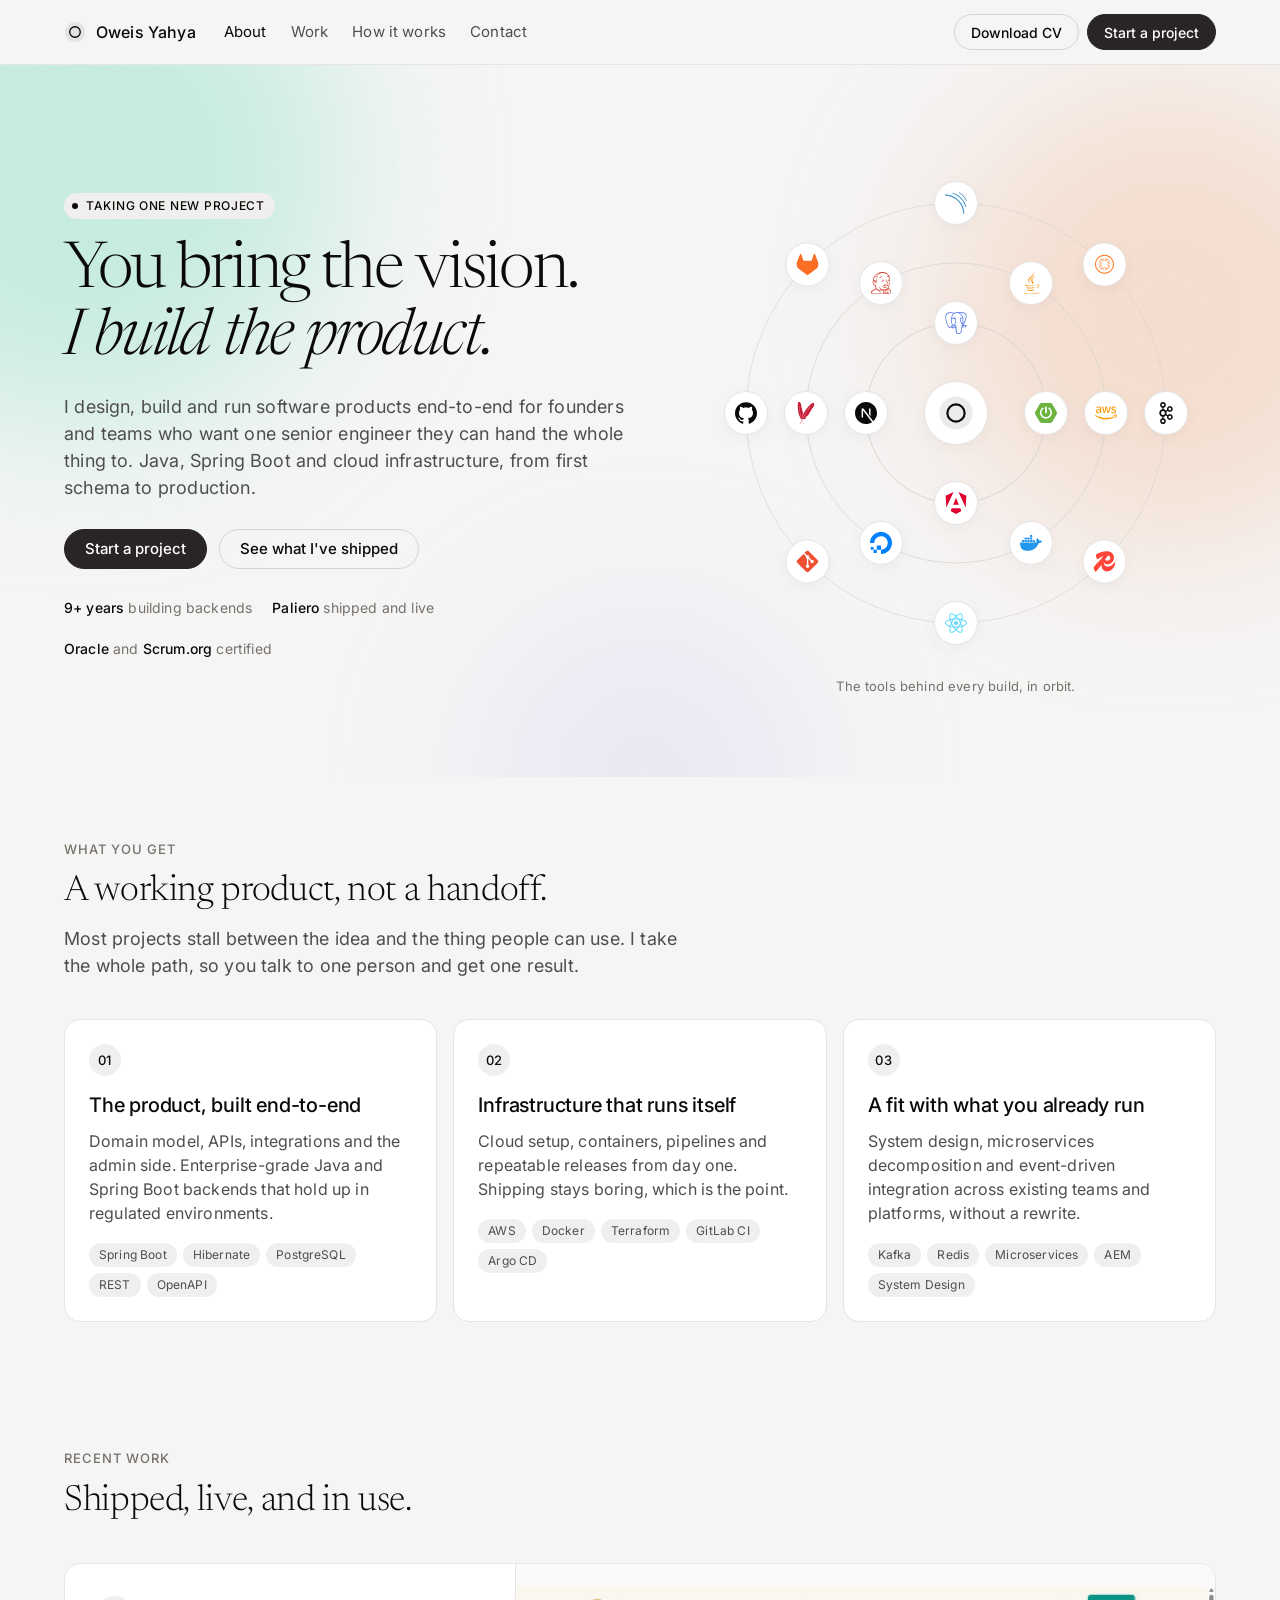
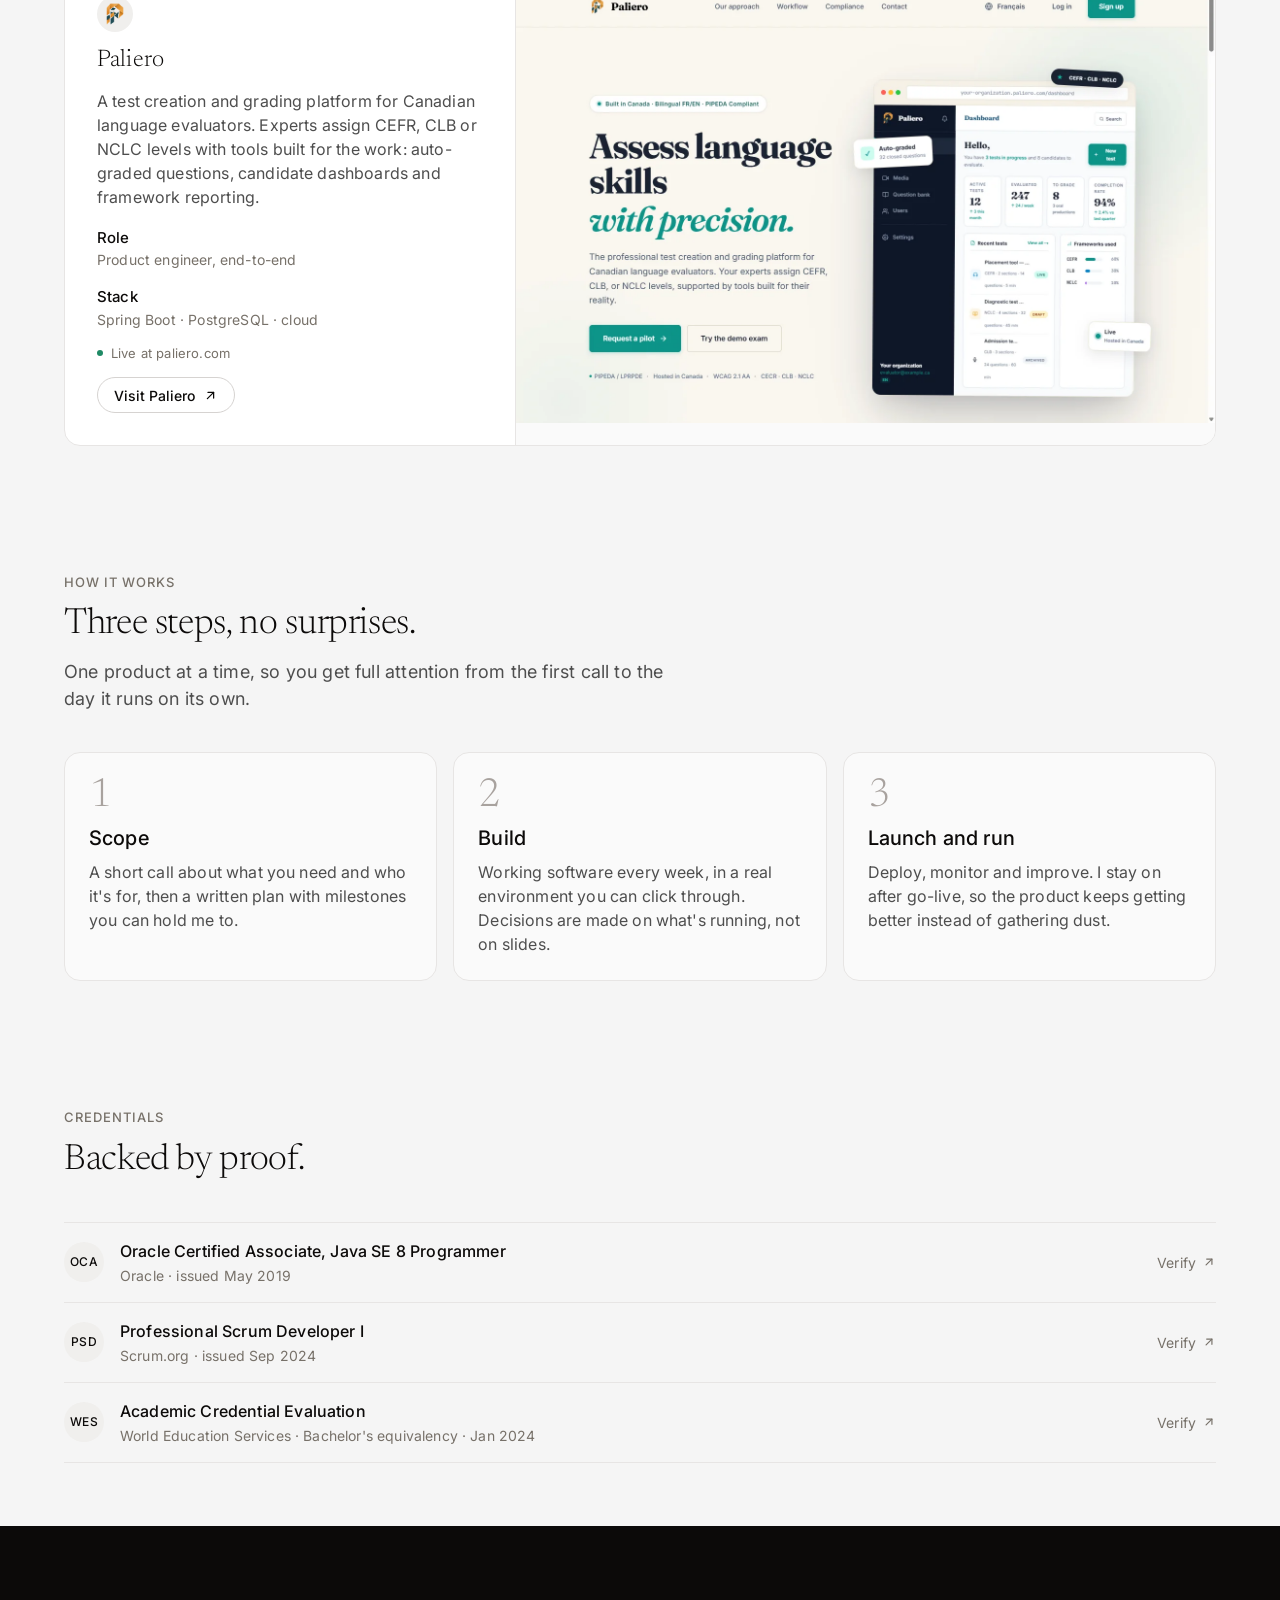
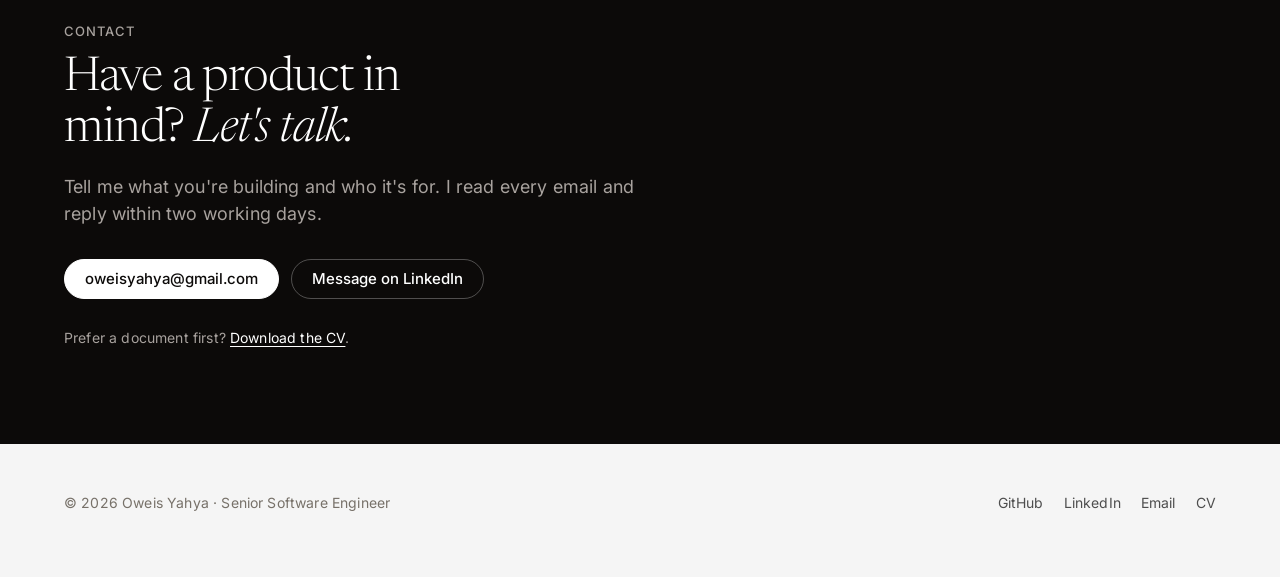
<file: index.html>
<!DOCTYPE html>
<html lang="en">
<head>
<meta charset="utf-8"/>
<meta name="robots" content="noindex,nofollow"/>
<meta content="width=device-width, initial-scale=1.0" name="viewport"/>
<meta name="description" content="Oweis Yahya — Senior Software Engineer. I design, build and run software products end-to-end for founders and teams: Java, Spring Boot, and cloud architecture."/>
<meta name="author" content="Oweis Yahya"/>
<meta name="referrer" content="strict-origin-when-cross-origin"/>
<link rel="canonical" href="https://oweis.me/"/>
<meta property="og:title" content="Oweis Yahya — Senior Software Engineer"/>
<meta property="og:description" content="You bring the vision. I build the product, end-to-end, and stay to run it."/>
<meta property="og:type" content="website"/>
<meta property="og:url" content="https://oweis.me/"/>
<meta property="og:site_name" content="Oweis Yahya"/>
<meta property="og:locale" content="en_US"/>
<meta property="og:image" content="https://oweis.me/assets/images/og-image.jpg"/>
<meta property="og:image:width" content="1200"/>
<meta property="og:image:height" content="630"/>
<meta property="og:image:type" content="image/jpeg"/>
<meta property="og:image:alt" content="Oweis Yahya — Senior Software Engineer portfolio"/>
<meta name="twitter:card" content="summary_large_image"/>
<meta name="twitter:title" content="Oweis Yahya — Senior Software Engineer"/>
<meta name="twitter:description" content="You bring the vision. I build the product, end-to-end, and stay to run it."/>
<meta name="twitter:image" content="https://oweis.me/assets/images/og-image.jpg"/>
<meta name="twitter:image:alt" content="Oweis Yahya — Senior Software Engineer portfolio"/>
<meta name="theme-color" content="#f5f5f5"/>
<link rel="icon" type="image/svg+xml" href="assets/logo/nested-o.svg?v=2"/>
<link rel="icon" type="image/png" sizes="192x192" href="assets/logo/icon-192.png"/>
<link rel="apple-touch-icon" sizes="180x180" href="assets/logo/apple-touch-icon.png"/>
<link rel="manifest" href="manifest.json"/>
<script type="application/ld+json">
{
  "@context": "https://schema.org",
  "@type": "Person",
  "name": "Oweis Yahya",
  "url": "https://oweis.me/",
  "image": "https://oweis.me/assets/images/og-image.jpg",
  "jobTitle": "Senior Software Engineer",
  "description": "Senior Software Engineer specializing in Java, Spring Boot, and cloud architecture. I architect and ship products end-to-end.",
  "knowsAbout": ["Java", "Spring Boot", "AWS", "Docker", "Kubernetes", "Microservices", "System Design", "CI/CD"],
  "sameAs": [
    "https://www.linkedin.com/in/oweisyahya/",
    "https://github.com/oweis"
  ]
}
</script>
<script type="application/ld+json">
{
  "@context": "https://schema.org",
  "@type": "WebSite",
  "name": "Oweis Yahya",
  "url": "https://oweis.me/",
  "image": "https://oweis.me/assets/images/og-image.jpg",
  "publisher": {
    "@type": "Person",
    "name": "Oweis Yahya",
    "logo": {
      "@type": "ImageObject",
      "url": "https://oweis.me/assets/logo/nested-o.svg"
    }
  }
}
</script>
<title>Oweis Yahya — Senior Software Engineer</title>
<link rel="preconnect" href="https://fonts.googleapis.com"/>
<link rel="preconnect" href="https://fonts.gstatic.com" crossorigin="anonymous"/>
<link href="https://fonts.googleapis.com/css2?family=Newsreader:ital,opsz,wght@0,6..72,300;0,6..72,400;1,6..72,300&amp;family=Inter:wght@400;500&amp;display=swap" rel="stylesheet"/>
<link href="assets/css/style.css" rel="stylesheet"/>
</head>
<body>
<a href="#main-content" class="skip">Skip to content</a>

<header class="nav">
  <div class="wrap nav__row">
    <a href="#top" class="brand" aria-label="Oweis Yahya — home">
      <svg class="brand__mark" viewBox="0 0 100 100" aria-hidden="true">
        <circle cx="50" cy="50" r="46" fill="currentColor" opacity=".08"/>
        <circle cx="50" cy="50" r="24" fill="none" stroke="currentColor" stroke-width="6"/>
      </svg>
      <span>Oweis Yahya</span>
    </a>
    <nav class="nav__links" aria-label="Primary">
      <a class="nav-link" href="#about">About</a>
      <a class="nav-link" href="#work">Work</a>
      <a class="nav-link" href="#process">How it works</a>
      <a class="nav-link" href="#contact">Contact</a>
    </nav>
    <div class="nav__actions">
      <a class="btn btn--outline btn--sm" href="assets/Oweis_Yahya_CV.pdf" download="Oweis_Yahya_CV.pdf">Download CV</a>
      <a class="btn btn--sm" href="#contact">Start a project</a>
      <button class="nav__menu" id="menu-toggle" type="button" aria-label="Open menu" aria-expanded="false" aria-controls="drawer">
        <svg id="menu-icon-open" viewBox="0 0 24 24" fill="none" stroke="currentColor" stroke-width="2" stroke-linecap="round" aria-hidden="true"><path d="M4 7h16M4 12h16M4 17h16"/></svg>
        <svg id="menu-icon-close" viewBox="0 0 24 24" fill="none" stroke="currentColor" stroke-width="2" stroke-linecap="round" aria-hidden="true" hidden><path d="M6 6l12 12M18 6L6 18"/></svg>
      </button>
    </div>
  </div>
  <div class="drawer" id="drawer" data-open="false">
    <nav class="wrap" aria-label="Mobile">
      <a href="#about">About</a>
      <a href="#work">Work</a>
      <a href="#process">How it works</a>
      <a href="#contact">Contact</a>
      <a href="assets/Oweis_Yahya_CV.pdf" download="Oweis_Yahya_CV.pdf">Download CV</a>
    </nav>
  </div>
</header>

<main id="main-content" tabindex="-1">

  <!-- Hero -->
  <section class="hero" id="about">
    <div class="hero__orbs" aria-hidden="true"><i class="o1"></i><i class="o2"></i><i class="o3"></i></div>
    <div class="wrap hero__grid">
      <div class="hero__text">
        <span class="hero__badge">Taking one new project</span>
        <h1 class="serif display-mega">You bring the vision. <em>I build the product.</em></h1>
        <p class="lede">I design, build and run software products end-to-end for founders and teams who want one senior engineer they can hand the whole thing to. Java, Spring Boot and cloud infrastructure, from first schema to production.</p>
        <div class="hero__actions">
          <a class="btn" href="#contact">Start a project</a>
          <a class="btn btn--outline" href="#work">See what I've shipped</a>
        </div>
        <div class="hero__proof">
          <span><b><span id="java-yrs">9</span>+ years</b> building backends</span>
          <span><b>Paliero</b> shipped and live</span>
          <span><b>Oracle</b> and <b>Scrum.org</b> certified</span>
        </div>
      </div>

      <figure class="hero__orbit" role="img" aria-label="Oweis Yahya's stack drawn as a solar system: Spring Boot, Angular, Next.js and PostgreSQL on the inner ring; AWS, Docker, DigitalOcean, Maven, Jenkins and Java on the middle ring; Kafka, Redis, React, Git, GitHub, GitLab, SonarQube and AEM on the outer ring.">
        <div class="orbit" id="orbit" aria-hidden="true">
          <svg class="orbit__rings" viewBox="0 0 520 520" aria-hidden="true">
            <circle cx="260" cy="260" r="90"  fill="none" stroke="currentColor" stroke-width="1" opacity=".9"/>
            <circle cx="260" cy="260" r="150" fill="none" stroke="currentColor" stroke-width="1" opacity=".75"/>
            <circle cx="260" cy="260" r="210" fill="none" stroke="currentColor" stroke-width="1" opacity=".6"/>
          </svg>
          <div class="orbit__sun">
            <svg viewBox="0 0 100 100" aria-hidden="true">
              <circle cx="50" cy="50" r="46" fill="currentColor" opacity=".08"/>
              <circle cx="50" cy="50" r="24" fill="none" stroke="currentColor" stroke-width="6"/>
            </svg>
          </div>
          <div class="orbit__host" id="orbit-host"></div>
        </div>
        <figcaption class="orbit__caption" aria-hidden="true">The tools behind every build, in orbit.</figcaption>
      </figure>
    </div>
  </section>

  <!-- What you get -->
  <section class="band band--tight" id="outcomes">
    <div class="wrap">
      <header class="band__head">
        <p class="eyebrow">What you get</p>
        <h2 class="serif display-lg">A working product, not a handoff.</h2>
        <p class="lede">Most projects stall between the idea and the thing people can use. I take the whole path, so you talk to one person and get one result.</p>
      </header>
      <div class="cards">
        <article class="card">
          <span class="card__icon" aria-hidden="true">01</span>
          <h3 class="title-md">The product, built end-to-end</h3>
          <p class="body-md">Domain model, APIs, integrations and the admin side. Enterprise-grade Java and Spring Boot backends that hold up in regulated environments.</p>
          <ul class="card__tools" aria-label="Tools"><li>Spring Boot</li><li>Hibernate</li><li>PostgreSQL</li><li>REST</li><li>OpenAPI</li></ul>
        </article>
        <article class="card">
          <span class="card__icon" aria-hidden="true">02</span>
          <h3 class="title-md">Infrastructure that runs itself</h3>
          <p class="body-md">Cloud setup, containers, pipelines and repeatable releases from day one. Shipping stays boring, which is the point.</p>
          <ul class="card__tools" aria-label="Tools"><li>AWS</li><li>Docker</li><li>Terraform</li><li>GitLab CI</li><li>Argo CD</li></ul>
        </article>
        <article class="card">
          <span class="card__icon" aria-hidden="true">03</span>
          <h3 class="title-md">A fit with what you already run</h3>
          <p class="body-md">System design, microservices decomposition and event-driven integration across existing teams and platforms, without a rewrite.</p>
          <ul class="card__tools" aria-label="Tools"><li>Kafka</li><li>Redis</li><li>Microservices</li><li>AEM</li><li>System Design</li></ul>
        </article>
      </div>
    </div>
  </section>

  <!-- Work -->
  <section class="band band--tight" id="work">
    <div class="wrap">
      <header class="band__head">
        <p class="eyebrow">Recent work</p>
        <h2 class="serif display-lg">Shipped, live, and in use.</h2>
      </header>
      <article class="work">
        <div class="work__body">
          <span class="work__logo"><img src="assets/images/paliero-logo.webp" alt="" width="24" height="24"/></span>
          <h3 class="serif display-sm">Paliero</h3>
          <p class="body-md">A test creation and grading platform for Canadian language evaluators. Experts assign CEFR, CLB or NCLC levels with tools built for the work: auto-graded questions, candidate dashboards and framework reporting.</p>
          <div class="work__facts">
            <span><b>Role</b>Product engineer, end-to-end</span>
            <span><b>Stack</b>Spring Boot · PostgreSQL · cloud</span>
          </div>
          <span class="work__live">Live at paliero.com</span>
          <div>
            <a class="btn btn--outline btn--sm" href="https://paliero.com" target="_blank" rel="noopener noreferrer">
              Visit Paliero
              <svg viewBox="0 0 24 24" fill="none" stroke="currentColor" stroke-width="2" stroke-linecap="round" stroke-linejoin="round" aria-hidden="true"><path d="M7 17 17 7"/><path d="M8 7h9v9"/></svg>
            </a>
          </div>
        </div>
        <a class="work__shot" href="https://paliero.com" target="_blank" rel="noopener noreferrer" tabindex="-1" aria-hidden="true">
          <img alt="" src="assets/images/paliero-screenshot.webp" loading="lazy" width="1440" height="900"/>
        </a>
      </article>
    </div>
  </section>

  <!-- How it works -->
  <section class="band band--tight" id="process">
    <div class="wrap">
      <header class="band__head">
        <p class="eyebrow">How it works</p>
        <h2 class="serif display-lg">Three steps, no surprises.</h2>
        <p class="lede">One product at a time, so you get full attention from the first call to the day it runs on its own.</p>
      </header>
      <ol class="steps">
        <li class="step">
          <span class="step__num serif" aria-hidden="true">1</span>
          <h3 class="title-md">Scope</h3>
          <p class="body-md">A short call about what you need and who it's for, then a written plan with milestones you can hold me to.</p>
        </li>
        <li class="step">
          <span class="step__num serif" aria-hidden="true">2</span>
          <h3 class="title-md">Build</h3>
          <p class="body-md">Working software every week, in a real environment you can click through. Decisions are made on what's running, not on slides.</p>
        </li>
        <li class="step">
          <span class="step__num serif" aria-hidden="true">3</span>
          <h3 class="title-md">Launch and run</h3>
          <p class="body-md">Deploy, monitor and improve. I stay on after go-live, so the product keeps getting better instead of gathering dust.</p>
        </li>
      </ol>
    </div>
  </section>

  <!-- Credentials -->
  <section class="band band--tight" id="credentials">
    <div class="wrap">
      <header class="band__head">
        <p class="eyebrow">Credentials</p>
        <h2 class="serif display-lg">Backed by proof.</h2>
      </header>
      <ul class="creds">
        <li>
          <a class="cred" href="https://www.credly.com/badges/42d89696-7fa7-4e7c-8723-32e058e02386" target="_blank" rel="noopener noreferrer">
            <span class="cred__icon" aria-hidden="true">OCA</span>
            <span><span class="cred__title">Oracle Certified Associate, Java SE 8 Programmer</span><span class="cred__meta">Oracle · issued May 2019</span></span>
            <span class="cred__verify">Verify <svg viewBox="0 0 24 24" fill="none" stroke="currentColor" stroke-width="2" stroke-linecap="round" stroke-linejoin="round" aria-hidden="true"><path d="M7 17 17 7"/><path d="M8 7h9v9"/></svg></span>
          </a>
        </li>
        <li>
          <a class="cred" href="https://www.credly.com/badges/cdc9ebbf-1b23-4b48-9339-f6e008cdb6f6" target="_blank" rel="noopener noreferrer">
            <span class="cred__icon" aria-hidden="true">PSD</span>
            <span><span class="cred__title">Professional Scrum Developer I</span><span class="cred__meta">Scrum.org · issued Sep 2024</span></span>
            <span class="cred__verify">Verify <svg viewBox="0 0 24 24" fill="none" stroke="currentColor" stroke-width="2" stroke-linecap="round" stroke-linejoin="round" aria-hidden="true"><path d="M7 17 17 7"/><path d="M8 7h9v9"/></svg></span>
          </a>
        </li>
        <li>
          <a class="cred" href="https://www.credly.com/badges/ced4ece6-59a4-46b6-9def-6f5f519db3c7" target="_blank" rel="noopener noreferrer">
            <span class="cred__icon" aria-hidden="true">WES</span>
            <span><span class="cred__title">Academic Credential Evaluation</span><span class="cred__meta">World Education Services · Bachelor's equivalency · Jan 2024</span></span>
            <span class="cred__verify">Verify <svg viewBox="0 0 24 24" fill="none" stroke="currentColor" stroke-width="2" stroke-linecap="round" stroke-linejoin="round" aria-hidden="true"><path d="M7 17 17 7"/><path d="M8 7h9v9"/></svg></span>
          </a>
        </li>
      </ul>
    </div>
  </section>

  <!-- Contact: the page's single dark band -->
  <section class="cta" id="contact">
    <div class="wrap">
      <p class="eyebrow">Contact</p>
      <h2 class="serif display-xl">Have a product in mind? <em>Let's talk.</em></h2>
      <p class="lede">Tell me what you're building and who it's for. I read every email and reply within two working days.</p>
      <div class="cta__actions">
        <a class="btn btn--light" href="mailto:oweisyahya@gmail.com">oweisyahya@gmail.com</a>
        <a class="btn btn--outline" href="https://www.linkedin.com/in/oweisyahya/" target="_blank" rel="noopener noreferrer">Message on LinkedIn</a>
      </div>
      <p class="cta__note">Prefer a document first? <a href="assets/Oweis_Yahya_CV.pdf" download="Oweis_Yahya_CV.pdf">Download the CV</a>.</p>
    </div>
  </section>

</main>

<footer class="footer">
  <div class="wrap footer__row">
    <span class="footer__copy">© <span id="copyright-year">2026</span> Oweis Yahya · Senior Software Engineer</span>
    <nav class="footer__links" aria-label="Footer">
      <a href="https://github.com/oweis" target="_blank" rel="noopener noreferrer">GitHub</a>
      <a href="https://www.linkedin.com/in/oweisyahya/" target="_blank" rel="noopener noreferrer">LinkedIn</a>
      <a href="mailto:oweisyahya@gmail.com">Email</a>
      <a href="assets/Oweis_Yahya_CV.pdf" download="Oweis_Yahya_CV.pdf">CV</a>
    </nav>
  </div>
</footer>

<script src="assets/js/stack-icons.js"></script>
<script>
(function(){
  // Mobile drawer
  var toggle = document.getElementById('menu-toggle');
  var drawer = document.getElementById('drawer');
  var iconOpen = document.getElementById('menu-icon-open');
  var iconClose = document.getElementById('menu-icon-close');
  function setOpen(open){
    drawer.setAttribute('data-open', String(open));
    iconOpen.hidden = open;
    iconClose.hidden = !open;
    toggle.setAttribute('aria-expanded', String(open));
    toggle.setAttribute('aria-label', open ? 'Close menu' : 'Open menu');
  }
  toggle.addEventListener('click', function(){ setOpen(drawer.getAttribute('data-open') !== 'true'); });
  drawer.querySelectorAll('a').forEach(function(a){ a.addEventListener('click', function(){ setOpen(false); }); });
  document.addEventListener('keydown', function(e){
    if(e.key === 'Escape' && drawer.getAttribute('data-open') === 'true'){ setOpen(false); toggle.focus(); }
  });

  // Years of Java, counted from Feb 2017
  var years = Math.floor((Date.now() - new Date(2017, 1, 1)) / (365.25 * 24 * 3600 * 1000));
  var yrs = document.getElementById('java-yrs'); if(yrs) yrs.textContent = years;
  var y = document.getElementById('copyright-year'); if(y) y.textContent = new Date().getFullYear();

  // Stack in orbit: three rings of pill chips beside the hero
  var orbit = document.getElementById('orbit');
  var host = document.getElementById('orbit-host');
  var icons = window.STACK_ICONS || {};
  var rings = [
    { radius: 90,  dur: 36, reverse: false, tools: [
      ['springboot', '#6DB33F'], ['angular', '#DD0031'], ['nextdotjs'], ['postgresql', '#4169E1'] ] },
    { radius: 150, dur: 54, reverse: true,  tools: [
      ['amazonwebservices', '#FF9900'], ['docker', '#2496ED'], ['digitalocean', '#0080FF'], ['apachemaven', '#C71A36'], ['jenkins', '#D24939'], ['java', '#F89820'] ] },
    { radius: 210, dur: 78, reverse: false, tools: [
      ['apachekafka'], ['redis', '#FF4438'], ['react', '#61DAFB'], ['git', '#F05032'], ['github'], ['gitlab', '#FC6D26'], ['sonarqube', '#4E9BCD'], ['aem', '#FF7618'] ] }
  ];
  if(orbit && host){
    rings.forEach(function(r){
      var ring = document.createElement('div');
      ring.className = 'ring' + (r.reverse ? ' ring--rev' : '');
      ring.style.setProperty('--dur', r.dur + 's');
      r.tools.forEach(function(t, i){
        var moon = document.createElement('div');
        moon.className = 'moon';
        moon.dataset.angle = (360 / r.tools.length) * i;
        moon.dataset.radius = r.radius;
        var chip = document.createElement('span');
        chip.className = 'moon__chip';
        if(t[1]) chip.style.color = t[1];
        var svg = document.createElementNS('http://www.w3.org/2000/svg', 'svg');
        svg.setAttribute('viewBox', '0 0 24 24');
        svg.setAttribute('fill', 'currentColor');
        svg.setAttribute('aria-hidden', 'true');
        svg.innerHTML = icons[t[0]] || '';
        chip.appendChild(svg);
        moon.appendChild(chip);
        ring.appendChild(moon);
      });
      host.appendChild(ring);
    });
    function place(){
      var w = orbit.getBoundingClientRect().width;
      var f = w / 520;
      host.querySelectorAll('.moon').forEach(function(m){
        var r = Number(m.dataset.radius) * f, a = Number(m.dataset.angle);
        m.style.transform = 'rotate(' + a + 'deg) translate(' + r.toFixed(1) + 'px) rotate(' + (-a) + 'deg)';
      });
    }
    place();
    window.addEventListener('resize', place);
    if('IntersectionObserver' in window){
      new IntersectionObserver(function(entries){
        entries.forEach(function(en){ orbit.classList.toggle('is-paused', !en.isIntersecting); });
      }, { threshold: 0 }).observe(orbit);
    }
  }

  // Nav scroll-spy
  var ids = ['about','work','process','contact'];
  var links = document.querySelectorAll('.nav-link');
  if('IntersectionObserver' in window){
    var visible = new Map();
    var spy = new IntersectionObserver(function(entries){
      entries.forEach(function(en){ visible.set(en.target.id, en.isIntersecting ? en.intersectionRatio : 0); });
      var best = null, bestR = 0;
      visible.forEach(function(r, id){ if(r > bestR){ bestR = r; best = id; } });
      if(best){ links.forEach(function(l){ l.classList.toggle('is-active', l.getAttribute('href') === '#' + best); }); }
    }, { rootMargin: '-40% 0px -50% 0px', threshold: [0, .25, .5, 1] });
    ids.forEach(function(id){ var el = document.getElementById(id); if(el) spy.observe(el); });
  }
})();
</script>
</body>
</html>
</file>
<file: assets/css/style.css>
/* oweis.me — stylesheet
   Design language: DESIGN.md (ElevenLabs-inspired editorial). Off-white canvas,
   a light serif for display type, a humanist sans for everything else, ink
   pills for actions, hairline cards, and pastel atmosphere reserved for the hero. */

:root{
  --canvas:#f5f5f5;
  --canvas-soft:#fafafa;
  --card:#ffffff;
  --strong:#f0efed;
  --dark:#0c0a09;
  --dark-2:#1c1917;

  --ink:#0c0a09;
  --pill:#292524;
  --pill-active:#0c0a09;
  --body:#4e4e4e;
  --mute:#777169;
  --mute-soft:#a8a29e;
  --on-dark:#ffffff;
  --on-dark-soft:#a8a29e;

  --hair:#e7e5e4;
  --hair-soft:#f0efed;
  --hair-strong:#d6d3d1;
  --drop:0 4px 16px rgba(0,0,0,.04);

  --orb-mint:#a7e5d3;
  --orb-peach:#f4c5a8;
  --orb-lavender:#d6cdf2;
  --orb-sky:#bfdcf5;

  --r-xs:4px; --r-sm:6px; --r-md:8px; --r-lg:12px; --r-xl:16px; --r-xxl:24px; --pill-r:9999px;
  --section:96px;
  --max:1200px;

  --serif:"Newsreader","Waldenburg","Times New Roman",Times,serif;
  --sans:"Inter",system-ui,-apple-system,"Segoe UI",Roboto,sans-serif;
  color-scheme:light;
}

*,*::before,*::after{box-sizing:border-box}
html{-webkit-text-size-adjust:100%;text-size-adjust:100%}
@media (prefers-reduced-motion:no-preference){html{scroll-behavior:smooth}}
body{
  margin:0;background:var(--canvas);color:var(--ink);
  font-family:var(--sans);font-size:16px;line-height:1.5;letter-spacing:.16px;
  -webkit-font-smoothing:antialiased;
}
h1,h2,h3,p,ul,ol,figure{margin:0}
ul,ol{padding:0;list-style:none}
img,svg{display:block;max-width:100%}
img{height:auto}
a{color:inherit;text-decoration:none}
button{font:inherit;color:inherit;background:none;border:0;padding:0;cursor:pointer}
strong,b{font-weight:500}
::selection{background:var(--ink);color:var(--on-dark)}
:focus-visible{outline:2px solid var(--ink);outline-offset:3px;border-radius:var(--r-md)}

.sr-only{position:absolute;width:1px;height:1px;padding:0;margin:-1px;overflow:hidden;clip:rect(0,0,0,0);white-space:nowrap;border:0}
.skip{position:absolute;left:16px;top:-100px;z-index:100;background:var(--pill);color:var(--on-dark);padding:10px 20px;border-radius:var(--pill-r)}
.skip:focus{top:12px}

/* ── layout ───────────────────────────────────────────────── */
.wrap{max-width:var(--max);margin-inline:auto;padding-inline:24px}
.band{padding-block:var(--section)}
.band--tight{padding-block:calc(var(--section) * .66)}
.band__head{max-width:62ch;margin-bottom:40px}
.eyebrow{font-size:13px;font-weight:500;letter-spacing:.08em;text-transform:uppercase;color:var(--mute);margin-bottom:12px}
.band__head .display-lg{margin-bottom:12px}
.band__head .lede{color:var(--body);font-size:18px;letter-spacing:.18px}

/* ── type roles ───────────────────────────────────────────── */
.serif{font-family:var(--serif);font-weight:300;font-optical-sizing:auto}
.display-mega{font-size:clamp(40px,5.2vw,64px);line-height:1.05;letter-spacing:-.03em;text-wrap:balance}
.display-xl{font-size:clamp(34px,4vw,48px);line-height:1.08;letter-spacing:-.02em;text-wrap:balance}
.display-lg{font-size:clamp(30px,3.2vw,36px);line-height:1.17;letter-spacing:-.01em;text-wrap:balance}
.display-sm{font-size:24px;line-height:1.2}
.title-md{font-size:20px;font-weight:500;line-height:1.35}
.title-sm{font-size:18px;font-weight:500;line-height:1.44;letter-spacing:.18px}
.body-md{font-size:16px;line-height:1.5;color:var(--body);letter-spacing:.16px}
.body-sm{font-size:14px;line-height:1.5;color:var(--mute);letter-spacing:.14px}
.serif em{font-style:italic;font-weight:300}

/* ── buttons ──────────────────────────────────────────────── */
.btn{
  display:inline-flex;align-items:center;justify-content:center;gap:8px;
  height:40px;padding:0 20px;border-radius:var(--pill-r);
  font-size:15px;font-weight:500;letter-spacing:0;white-space:nowrap;
  background:var(--pill);color:var(--on-dark);border:1px solid var(--pill);
  transition:background-color .18s ease,border-color .18s ease,color .18s ease;
}
.btn:hover{background:var(--pill-active);border-color:var(--pill-active)}
.btn--outline{background:transparent;color:var(--ink);border-color:var(--hair-strong)}
.btn--outline:hover{background:var(--card);border-color:var(--ink)}
.btn--light{background:var(--on-dark);color:var(--ink);border-color:var(--on-dark)}
.btn--light:hover{background:var(--strong);border-color:var(--strong)}
.btn--sm{height:36px;padding:0 16px;font-size:14px}
.btn svg{width:15px;height:15px;flex-shrink:0}

/* ── nav ──────────────────────────────────────────────────── */
.nav{position:sticky;top:0;z-index:50;background:rgba(245,245,245,.92);-webkit-backdrop-filter:blur(8px);backdrop-filter:blur(8px);border-bottom:1px solid var(--hair)}
.nav__row{display:flex;align-items:center;gap:28px;height:64px}
.brand{display:inline-flex;align-items:center;gap:10px;font-weight:500;white-space:nowrap}
.brand__mark{width:22px;height:22px;color:var(--ink)}
.nav__links{display:flex;gap:24px;font-size:15px;color:var(--body)}
.nav__links a{padding-block:8px}
.nav__links a:hover,.nav__links a.is-active{color:var(--ink)}
.nav__actions{display:flex;align-items:center;gap:8px;margin-left:auto}
.nav__menu{display:none;width:44px;height:44px;align-items:center;justify-content:center;border:1px solid var(--hair-strong);border-radius:var(--pill-r)}
.nav__menu svg{width:18px;height:18px}
.drawer{display:none;background:var(--canvas);border-bottom:1px solid var(--hair)}
.drawer[data-open="true"]{display:block}
.drawer nav{display:flex;flex-direction:column;padding-block:8px}
.drawer a{padding:12px 0;border-top:1px solid var(--hair);font-weight:500}
.drawer a:first-child{border-top:0}
@media (max-width:820px){
  .nav__links{display:none}
  .nav__actions .btn--outline{display:none}
  .nav__menu{display:inline-flex}
}

/* ── hero ─────────────────────────────────────────────────── */
.hero{position:relative;overflow:hidden;padding-block:72px 64px}
.hero__orbs{position:absolute;inset:0;pointer-events:none;z-index:0}
.hero__orbs i{position:absolute;border-radius:50%;filter:blur(80px);opacity:.6}
.hero__orbs .o1{width:520px;height:520px;background:var(--orb-mint);left:-180px;top:-160px}
.hero__orbs .o2{width:460px;height:460px;background:var(--orb-peach);right:-120px;top:20px;opacity:.5}
.hero__orbs .o3{width:320px;height:320px;background:var(--orb-lavender);left:38%;bottom:-160px;opacity:.35}
.hero__grid{position:relative;z-index:1;display:grid;grid-template-columns:minmax(0,1fr);gap:40px;align-items:center}
.hero__text{max-width:60ch}
.hero__badge{display:inline-flex;align-items:center;gap:8px;background:var(--strong);color:var(--ink);font-size:12px;font-weight:500;letter-spacing:.06em;text-transform:uppercase;padding:4px 10px 4px 8px;border-radius:var(--pill-r);margin-bottom:20px}
.hero__badge::before{content:"";width:6px;height:6px;border-radius:50%;background:var(--ink)}
.hero .display-mega{margin-bottom:20px}
.hero .lede{font-size:18px;color:var(--body);max-width:52ch;margin-bottom:28px;letter-spacing:.18px}
.hero__actions{display:flex;gap:12px;flex-wrap:wrap}
.hero__proof{margin-top:28px;display:flex;gap:20px;flex-wrap:wrap;font-size:14px;color:var(--mute)}
.hero__proof b{color:var(--ink);font-weight:500}
@media (min-width:1024px){
  .hero{padding-block:88px 80px}
  .hero__grid{grid-template-columns:minmax(0,1.1fr) minmax(0,1fr);gap:56px}
}

/* ── stack in orbit (beside the hero text) ────────────────── */
.hero__orbit{margin:0;justify-self:center;width:min(100%,400px)}
@media (min-width:1024px){.hero__orbit{justify-self:end;width:min(100%,520px)}}
.orbit{position:relative;aspect-ratio:1;width:100%;overflow:hidden;color:var(--hair-strong)}
.orbit__rings{position:absolute;inset:0;width:100%;height:100%}
.orbit__sun{position:absolute;top:50%;left:50%;width:64px;height:64px;transform:translate(-50%,-50%);color:var(--ink);z-index:2;background:var(--card);border-radius:50%;border:1px solid var(--hair);box-shadow:var(--drop);display:flex;align-items:center;justify-content:center}
.orbit__sun svg{width:36px;height:36px}
.orbit__host{position:absolute;inset:0}
.ring{position:absolute;inset:0;animation:orbit-spin var(--dur) linear infinite}
.ring--rev{animation-direction:reverse}
@keyframes orbit-spin{to{transform:rotate(360deg)}}
.moon{position:absolute;top:50%;left:50%;width:0;height:0}
.moon__chip{
  position:absolute;left:0;top:0;transform:translate(-50%,-50%);
  width:44px;height:44px;display:flex;align-items:center;justify-content:center;
  background:var(--card);color:var(--ink);border:1px solid var(--hair);
  border-radius:var(--pill-r);box-shadow:var(--drop);
  animation:orbit-counter var(--dur) linear infinite;
}
.moon__chip svg{width:22px;height:22px}
.ring--rev .moon__chip{animation-name:orbit-counter-rev}
@keyframes orbit-counter{from{transform:translate(-50%,-50%) rotate(0)}to{transform:translate(-50%,-50%) rotate(-360deg)}}
@keyframes orbit-counter-rev{from{transform:translate(-50%,-50%) rotate(0)}to{transform:translate(-50%,-50%) rotate(360deg)}}
.orbit.is-paused .ring,.orbit.is-paused .moon__chip{animation-play-state:paused}
.orbit__caption{margin-top:4px;text-align:center;font-size:13px;color:var(--mute)}
@media (max-width:640px){
  .moon__chip{width:34px;height:34px}
  .moon__chip svg{width:17px;height:17px}
  .orbit__sun{width:48px;height:48px}
  .orbit__sun svg{width:28px;height:28px}
}

/* ── feature cards (3-up) ─────────────────────────────────── */
.cards{display:grid;grid-template-columns:repeat(3,minmax(0,1fr));gap:16px}
.card{background:var(--card);border:1px solid var(--hair);border-radius:var(--r-xl);padding:24px;display:grid;gap:10px;align-content:start;transition:box-shadow .2s ease}
.card:hover{box-shadow:var(--drop)}
.card__icon{width:32px;height:32px;border-radius:50%;background:var(--strong);display:flex;align-items:center;justify-content:center;font-size:13px;font-weight:500;margin-bottom:6px}
.card .title-md{letter-spacing:-.01em}
.card .body-md{max-width:40ch}
.card__tools{display:flex;flex-wrap:wrap;gap:6px;margin-top:8px}
.card__tools li{background:var(--strong);color:var(--body);font-size:12px;padding:3px 10px;border-radius:var(--pill-r)}
@media (max-width:900px){.cards{grid-template-columns:1fr}}

/* ── work ─────────────────────────────────────────────────── */
.work{background:var(--card);border:1px solid var(--hair);border-radius:var(--r-xl);overflow:hidden;display:grid;grid-template-columns:minmax(0,1fr)}
.work__body{padding:32px;display:grid;gap:14px;align-content:center}
.work__logo{width:36px;height:36px;border-radius:50%;background:var(--strong);display:flex;align-items:center;justify-content:center;overflow:hidden}
.work__logo img{width:24px;height:24px}
.work__live{display:inline-flex;align-items:center;gap:8px;font-size:13px;color:var(--mute)}
.work__live::before{content:"";width:6px;height:6px;border-radius:50%;background:#1f8a65}
.work__shot{background:var(--canvas-soft);border-top:1px solid var(--hair)}
.work__shot img{width:100%}
.work__facts{display:flex;flex-wrap:wrap;gap:16px 28px;font-size:14px;color:var(--mute);margin-top:4px}
.work__facts b{display:block;color:var(--ink);font-weight:500;font-size:15px}
@media (min-width:1024px){
  .work{grid-template-columns:minmax(0,.9fr) minmax(0,1.4fr)}
  .work__shot{border-top:0;border-left:1px solid var(--hair);display:flex;align-items:center}
}

/* ── process ──────────────────────────────────────────────── */
.steps{display:grid;grid-template-columns:repeat(3,minmax(0,1fr));gap:16px}
.step{background:var(--canvas-soft);border:1px solid var(--hair);border-radius:var(--r-xl);padding:24px;display:grid;gap:8px;align-content:start}
.step__num{font-family:var(--serif);font-weight:300;font-size:40px;line-height:1;color:var(--mute-soft);letter-spacing:-.02em}
.step .body-md{max-width:38ch}
@media (max-width:900px){.steps{grid-template-columns:1fr}}

/* ── credentials rows ─────────────────────────────────────── */
.creds{border-top:1px solid var(--hair)}
.cred{display:grid;grid-template-columns:40px minmax(0,1fr) auto;gap:16px;align-items:center;padding:16px 0;border-bottom:1px solid var(--hair);color:inherit}
.cred:hover .cred__verify{color:var(--ink)}
.cred__icon{width:40px;height:40px;border-radius:50%;background:var(--strong);display:flex;align-items:center;justify-content:center;font-size:12px;font-weight:500;letter-spacing:.02em}
.cred__title{font-weight:500;display:block}
.cred__meta{font-size:14px;color:var(--mute);margin-top:2px;display:block}
.cred__verify{font-size:14px;color:var(--mute);white-space:nowrap;display:inline-flex;align-items:center;gap:6px}
.cred__verify svg{width:14px;height:14px}
@media (max-width:640px){.cred{grid-template-columns:40px minmax(0,1fr)}.cred__verify{grid-column:2}}

/* ── closing dark band ────────────────────────────────────── */
.cta{background:var(--dark);color:var(--on-dark);padding-block:var(--section)}
.cta .eyebrow{color:var(--on-dark-soft)}
.cta .display-xl{max-width:20ch;margin-bottom:16px}
.cta .lede{color:var(--on-dark-soft);max-width:52ch;margin-bottom:32px;font-size:18px}
.cta__actions{display:flex;gap:12px;flex-wrap:wrap;align-items:center}
.cta .btn--outline{color:var(--on-dark);border-color:rgba(255,255,255,.28)}
.cta .btn--outline:hover{background:var(--dark-2);border-color:var(--on-dark)}
.cta__note{margin-top:28px;font-size:14px;color:var(--on-dark-soft)}
.cta__note a{color:var(--on-dark);text-decoration:underline;text-underline-offset:.2em}

/* ── footer ───────────────────────────────────────────────── */
.footer{padding:48px 0 64px;font-size:14px;color:var(--body)}
.footer__row{display:flex;justify-content:space-between;gap:24px;flex-wrap:wrap;align-items:center}
.footer__links{display:flex;gap:20px;flex-wrap:wrap}
.footer__links a:hover{color:var(--ink);text-decoration:underline;text-underline-offset:.2em}
.footer__copy{color:var(--mute)}

@media (prefers-reduced-motion:reduce){
  *,*::before,*::after{animation-duration:.01ms!important;animation-iteration-count:1!important;transition-duration:.01ms!important}
}
</file>
